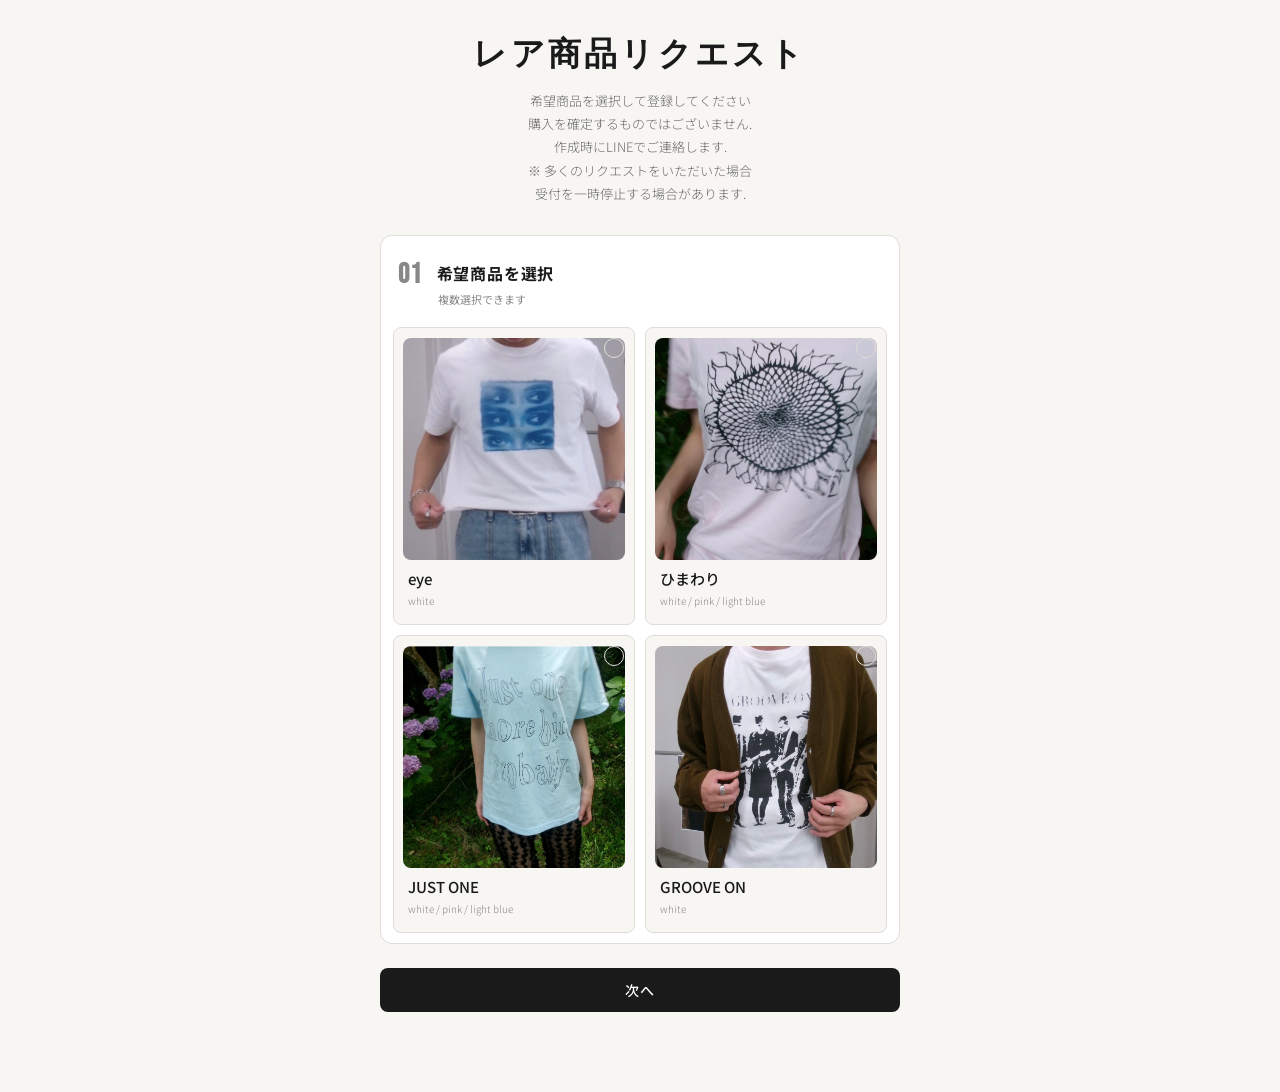
<file: index.html>
<!DOCTYPE html>
<html lang="ja">
<head>
  <meta charset="UTF-8">
  <meta name="viewport" content="width=device-width, initial-scale=1.0">
  <title>レアアイテム購入希望登録</title>
  <link rel="stylesheet" href="style.css">
</head>
<body>

  <div class="container">
    <header class="header">
      <h1 class="header__title">レア商品リクエスト</h1>
      <p class="header__desc">希望商品を選択して登録してください<br>購入を確定するものではございません.<br>作成時にLINEでご連絡します.<br>※ 多くのリクエストをいただいた場合<br>受付を一時停止する場合があります.</p>
    </header>

    <form id="wishForm">

      <input type="hidden" id="lineUserId">
      <input type="hidden" id="lineDisplayName">

      <!-- =============================================
           STEP 1: 商品選択
           商品を追加・変更する場合はここを編集
      ============================================= -->
      <div class="step" id="step1">
        <h2 class="step__title"><span class="step__num">01</span>希望商品を選択</h2>
        <p class="step__note">複数選択できます</p>
        <div class="product-grid">

          <!-- 商品カード：商品名・色はここで変更 -->
          <label class="product-card" data-product="eye">
            <input type="checkbox" name="product" value="eye">
            <div class="product-card__inner">
              <div class="product-card__check">✓</div>
              <!-- eyeの商品画像 -->
              <img src="Eye.jpg" alt="eye" class="product-card__img">
              <p class="product-card__name">eye</p>
              <!-- eyeの色：白 -->
              <p class="product-card__colors">white</p>
            </div>
          </label>

          <label class="product-card" data-product="himawari">
            <input type="checkbox" name="product" value="himawari">
            <div class="product-card__inner">
              <div class="product-card__check">✓</div>
              <!-- ひまわりの商品画像 -->
              <img src="Himawari.jpg" alt="ひまわり" class="product-card__img">
              <p class="product-card__name">ひまわり</p>
              <!-- ひまわりの色：白・ピンク・水色 -->
              <p class="product-card__colors">white / pink / light blue</p>
            </div>
          </label>

          <label class="product-card" data-product="justone">
            <input type="checkbox" name="product" value="justone">
            <div class="product-card__inner">
              <div class="product-card__check">✓</div>
              <!-- JUST ONEの商品画像 -->
              <img src="JustOne.jpg" alt="JUST ONE" class="product-card__img">
              <p class="product-card__name">JUST ONE</p>
              <!-- JUST ONEの色：白・ピンク・水色 -->
              <p class="product-card__colors">white / pink / light blue</p>
            </div>
          </label>

          <label class="product-card" data-product="grooveon">
            <input type="checkbox" name="product" value="grooveon">
            <div class="product-card__inner">
              <div class="product-card__check">✓</div>
              <!-- GROOVE ONの商品画像 -->
              <img src="GrooveOn.jpg" alt="GROOVE ON" class="product-card__img">
              <p class="product-card__name">GROOVE ON</p>
              <!-- GROOVE ONの色：白 -->
              <p class="product-card__colors">white</p>
            </div>
          </label>

        </div>
      </div>

      <!-- =============================================
           STEP 2: 各商品の詳細選択
           JSで動的に生成されます
      ============================================= -->
      <div class="step" id="step2" style="display:none;">
        <h2 class="step__title"><span class="step__num">02</span>色・サイズ・希望度を選択</h2>
        <div id="productDetails"></div>
      </div>

      <!-- =============================================
           STEP 3: 確認画面
      ============================================= -->
      <div class="step" id="step3" style="display:none;">
        <h2 class="step__title">
          <span class="step__num">03</span>
          内容を確認して送信
        </h2>
        <div id="confirmDetails"></div>
        <div class="input-group"></div>
      </div>

      <!-- ナビゲーションボタン -->
      <div class="nav-buttons">
        <button type="button" class="btn btn--back" id="backBtn" style="display:none;">戻る</button>
        <button type="button" class="btn btn--next" id="nextBtn">次へ</button>
        <button type="submit" class="btn btn--submit" id="submitBtn" style="display:none;">登録する</button>
      </div>

    </form>

    <!-- 送信完了画面 -->
    <div class="complete" id="completeView" style="display:none;">
      <h2 class="complete__title">登録完了</h2>
      <p class="complete__text">作成時にLINEでご連絡します。<br>お楽しみに！</p>
      <button class="btn btn--next" onclick="location.reload()">TOPに戻る</button>
    </div>

  </div>

  <script src="https://static.line-scdn.net/liff/edge/2/sdk.js"></script>
  <script src="script.js"></script>
</body>
</html>
</file>
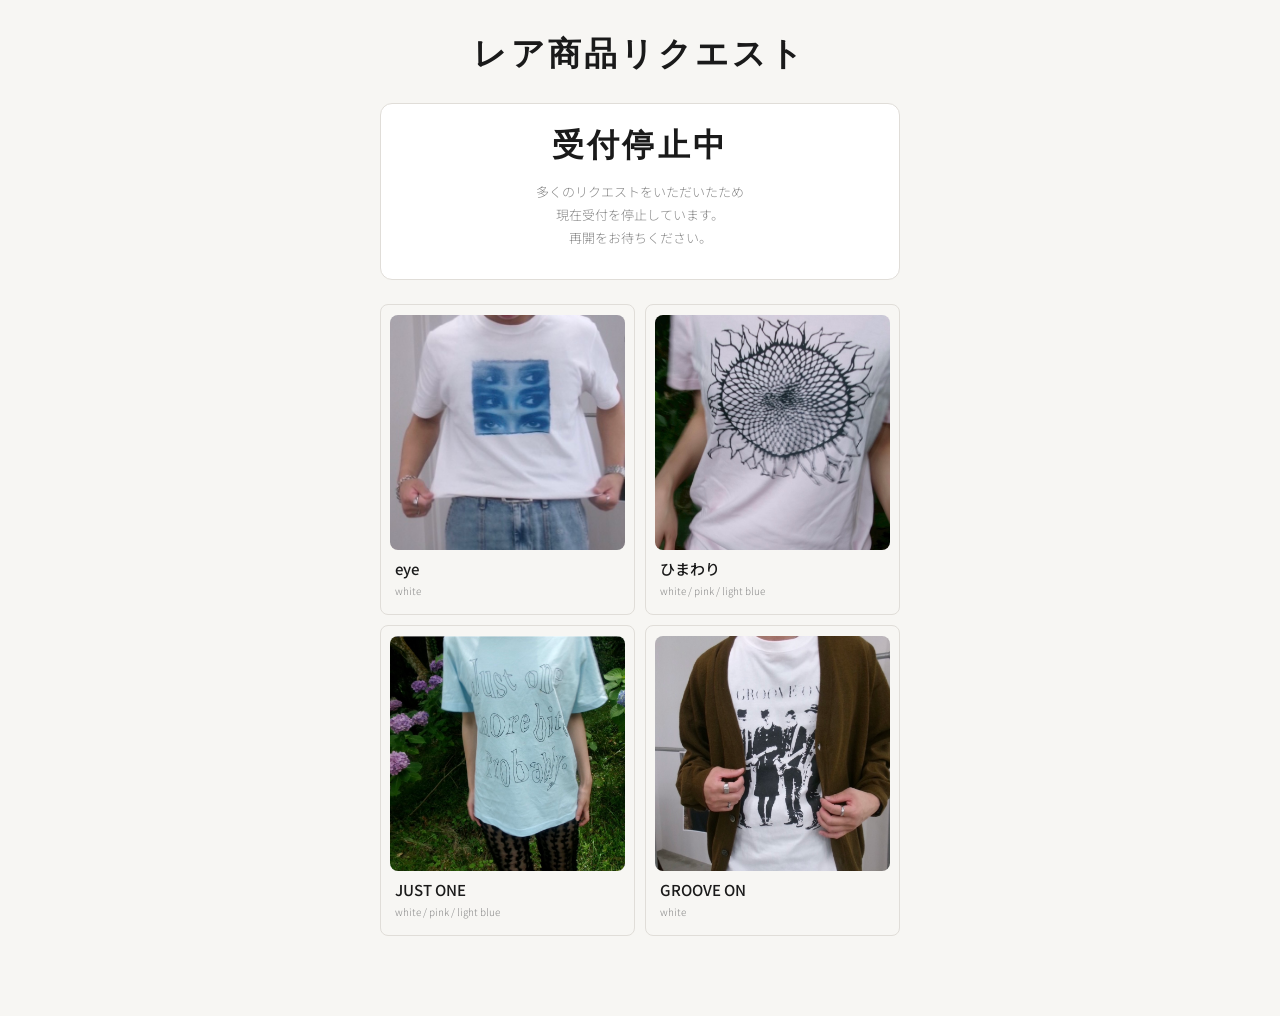
<file: stopped.html>
<!DOCTYPE html>
<html lang="ja">
<head>
  <meta charset="UTF-8">
  <meta name="viewport" content="width=device-width, initial-scale=1.0">
  <title>受付停止中 - レア商品リクエスト</title>
  <link rel="stylesheet" href="style.css">
</head>
<body>

  <div class="container">
    <header class="header">
      <h1 class="header__title">レア商品リクエスト</h1>
    </header>

    <div class="complete" style="padding: 20px 12px 5px 12px;">
      <h2 class="complete__title">受付停止中</h2>
      <p class="complete__text">多くのリクエストをいただいたため<br>現在受付を停止しています。<br>再開をお待ちください。</p>
    </div>

    <div class="product-grid" style="margin-top: 24px;">
      <div class="product-card__inner">
        <img src="Eye.jpg" alt="eye" class="product-card__img">
        <p class="product-card__name">eye</p>
        <p class="product-card__colors">white</p>
      </div>
      <div class="product-card__inner">
        <img src="Himawari.jpg" alt="ひまわり" class="product-card__img">
        <p class="product-card__name">ひまわり</p>
        <p class="product-card__colors">white / pink / light blue</p>
      </div>
      <div class="product-card__inner">
        <img src="JustOne.jpg" alt="JUST ONE" class="product-card__img">
        <p class="product-card__name">JUST ONE</p>
        <p class="product-card__colors">white / pink / light blue</p>
      </div>
      <div class="product-card__inner">
        <img src="GrooveOn.jpg" alt="GROOVE ON" class="product-card__img">
        <p class="product-card__name">GROOVE ON</p>
        <p class="product-card__colors">white</p>
      </div>
    </div>

  </div>

</body>
</html>
</file>
<file: style.css>
@import url('https://fonts.googleapis.com/css2?family=Bebas+Neue&family=Noto+Sans+JP:wght@300;400;500&display=swap');

/* =============================================
   CSS変数：色・フォントはここで一括管理
============================================= */
:root {
  --color-bg: #f7f6f3;
  --color-surface: #ffffff;
  --color-accent: #1a1a1a;
  --color-accent-light: #333;
  --color-muted: #888;
  --color-border: #e0ddd8;
  --color-selected: #1a1a1a;
  --color-selected-text: #ffffff;
  --color-error: #c0392b;
  --font-display: 'Bebas Neue', sans-serif;
  --font-body: 'Noto Sans JP', sans-serif;
  --radius: 12px;
  --radius-sm: 8px;
}

* {
  box-sizing: border-box;
  margin: 0;
  padding: 0;
}

body {
  background-color: var(--color-bg);
  font-family: var(--font-body);
  color: var(--color-accent);
  min-height: 100vh;
  padding: 40px 16px 80px;
}

/* =============================================
   コンテナ
============================================= */
.container {
  max-width: 520px;
  margin: 0 auto;
}

/* =============================================
   ヘッダー
============================================= */
.header {
  text-align: center;
  margin-bottom: 30px;
}

.header__sub {
  font-family: var(--font-display);
  font-size: 13px;
  letter-spacing: 0.3em;
  color: var(--color-muted);
  margin-bottom: 8px;
}

.header__title {
  font-family: var(--font-display);
  font-size: 32.5px;
  letter-spacing: 0.1em;
  line-height: 1;
  margin-bottom: 16px;
}

.header__desc {
  font-size: 13px;
  color: rgba(80, 80, 80, 0.835);
  line-height: 1.8;
  font-weight: 300;
}

/* =============================================
   ステップ
============================================= */
.step {
  background: var(--color-surface);
  border-radius: var(--radius);
  padding: 21px 12px 10px 12px;
  margin-bottom: 16px;
  border: 1px solid var(--color-border);
}

.step__title {
  font-size: 16px;
  font-weight: 700;
  letter-spacing: 0.05em;
  margin-bottom: 2px;
  margin-left: 5px;
  display: flex;
  align-items: center;
  gap: 15px;
}

.step__num {
  font-family: var(--font-display);
  font-size: 28px;
  line-height: 1;
  color: var(--color-muted);
  padding-top: 4px; /* 数値を調整して合わせる */
}

.step__note {
  font-size: 11px;
  color: var(--color-muted);
  margin-bottom: 20px;
  margin-left: 45px;
}

/* =============================================
   商品グリッド
============================================= */
.product-grid {
  display: grid;
  grid-template-columns: 1fr 1fr;
  gap: 10px;
}

.product-card {
  cursor: pointer;
  display: block;
}

.product-card input[type="checkbox"] {
  display: none;
}

.product-card__inner {
  border: 1.5px solid var(--color-border);
  border-radius: var(--radius-sm);
  padding: 16px 14px;
  position: relative;
  transition: all 0.2s ease;
  background: var(--color-bg);
}

.product-card__check {
  position: absolute;
  top: 10px;
  right: 10px;
  width: 20px;
  height: 20px;
  border-radius: 50%;
  border: 1.5px solid var(--color-border);
  display: flex;
  align-items: center;
  justify-content: center;
  font-size: 10px;
  color: transparent;
  transition: all 0.2s ease;
}

/* 商品カード画像 */
.product-card__img {
  width: calc(100% + 10px); /* paddingの分だけ広げる */
  margin-left: -5px; /* product-card__innerのpaddingと合わせる */
  margin-top: -6px; /* 上の隙間を埋める */
  border-radius: var(--radius-sm); /* 上だけ角丸 */
  aspect-ratio: 1 / 1;
  object-fit: cover;
  display: block;
  margin-bottom: 8px;
}

.product-card input:checked ~ .product-card__inner {
  border-color: var(--color-selected);
  background: var(--color-selected);
}

.product-card input:checked ~ .product-card__inner .product-card__name {
  color: var(--color-selected-text);
}

.product-card input:checked ~ .product-card__inner .product-card__colors {
  color: rgba(255,255,255,0.6);
}

.product-card input:checked ~ .product-card__inner .product-card__check {
  background: white;
  border-color: white;
  color: var(--color-selected);
}

.product-card__name {
  font-size: 15px;
  font-weight: 500;
  margin-bottom: 4px;
  transition: color 0.2s;
}

.product-card__colors {
  font-size: 10px;
  color: var(--color-muted);
  font-weight: 300;
  transition: color 0.2s;
}

/* =============================================
   商品詳細（STEP2）
============================================= */
.product-detail {
  margin-bottom: 40px;
}

.product-detail:last-child {
  margin-bottom: 0;
}

.product-detail__name {
  font-family: var(--font-display);
  font-size: 22px;
  letter-spacing: 0.05em;
  margin-top: 15px;
  margin-bottom: 10px;
  margin-left: 5px;
}

.detail-label {
  font-size: 13px;
  font-weight: 500;
  letter-spacing: 0.05em;
  margin-bottom: 13px;
  margin-left: 2px;
  text-transform: uppercase;
  background:rgba(215, 198, 188, 0);
  color: rgb(0, 0, 0);
}

.detail-section {
  margin-bottom: 6px;
  padding: 11px;
  background: var(--color-surface);
  border-radius: var(--radius-sm);
  border: 1px solid var(--color-border);
}

.detail-section--size {
  padding-bottom: 10px 10px 1px 10px; /* サイズの島だけ下のpaddingを小さく */
}

.detail-section:first-of-type {
  border-radius: var(--radius-sm);
}

.detail-section:last-of-type {
  border-radius: var(--radius-sm);
  margin-bottom: 0;
}

.detail-section:last-child {
  margin-bottom: 0;
}

/* サイズグループ */
.size-group {
  margin-bottom: 10px;
}

.size-group__label {
  font-size: 11px;
  font-weight: 1000;
  letter-spacing: 0.1em;
  color: #717171; /* 文字色を白に */
  text-transform: uppercase;
  margin-bottom: 1px;
  display: inline-block;
  padding: 2px 5px;
  border-radius: 3px; /* 角を少し丸める（完全な四角にするなら0px） */
  background-color: #efefef85; /* 背景色 */
}

.size-group-divider {
  border: none;
  border-top: 1px solid var(--color-border);
  margin-top: 19px ;
  margin-bottom: 13px;
}

.option-group--size-row {
  display: flex;
  flex-wrap: wrap;
  gap: 8px;
  margin-bottom: -10px;
}

/* サイズグループヘッダー */
.size-group__header {
  display: flex;
  align-items: center;
  gap: 8px;
  margin-bottom: 16px;
}

/* ？ボタン */
.size-group__info-btn {
  width: 15px;
  height: 15px;
  border-radius: 50%;
  border: 1.8px solid #a9a9a9;
  background: transparent;
  color: #a9a9a9;
  font-size: 11px;
  cursor: pointer;
  display: flex;
  align-items: center;
  justify-content: center;
  padding: 0;
  font-weight: bold;
}

/* 情報エリア */
.size-group__info {
  background: var(--color-bg);
  border-radius: var(--radius-sm);
  padding: 12px;
  margin-bottom: 10px;
  border: 1px solid var(--color-border);
}

.size-group__info-img {
  width: 100%;
  border-radius: var(--radius-sm);
}

/* =============================================
   選択ボタン（色・サイズ・温度感共通）
============================================= */
.option-group {
  display: flex;
  flex-wrap: wrap;
  gap: 9px;
}

.option-btn {
  display: none;
}

.option-btn + label {
  display: inline-flex;
  align-items: center;
  justify-content: center;
  padding: 3.5px 11px;
  color:rgba(90, 84, 78, 0.858);
  border: 1.4px solid rgba(90, 84, 78, 0.195);
  border-radius: 15px;
  font-size: 12px;
  font-family: var(--font-body);
  cursor: pointer;
  transition: all 0.2s ease;
  background-color: rgba(234, 233, 232, 0.194);
  white-space: nowrap;
}

.option-btn:checked + label {
  background: rgb(66, 66, 66);
  border-color: rgba(66, 66, 66, 0.858);
  color: var(--color-selected-text);
}

/* =============================================
   確認画面（STEP3）
============================================= */

.confirm-item {
  padding: 12px 0px 12px 45px ;
  border-bottom: 1px solid var(--color-border);
}

.confirm-item:last-child {
  border-bottom: none;
}

.confirm-item__name {
  font-weight: 500;
  font-size: 14px;
  margin-bottom: 6px;
}

.confirm-item__detail {
  display: flex;
  gap: 12px;
  font-size: 12px;
  color: var(--color-muted);
}

/* =============================================
   ナビゲーションボタン
============================================= */
.nav-buttons {
  display: flex;
  gap: 10px;
  margin-top: 24px;
}

.btn {
  flex: 1;
  padding: 12px;
  border: none;
  border-radius: var(--radius-sm);
  font-size: 14px;
  font-family: var(--font-body);
  font-weight: 500;
  cursor: pointer;
  letter-spacing: 0.05em;
  transition: all 0.2s ease;
}

.btn--next,
.btn--submit {
  background: var(--color-selected);
  color: white;
}

.btn--next:active,
.btn--submit:active {
  opacity: 0.8;
}

.btn--back {
  background: transparent;
  border: 1.5px solid var(--color-border);
  color: var(--color-accent-light);
}

/* =============================================
   完了画面
============================================= */
.complete {
  text-align: center;
  padding: 60px 24px;
  background: var(--color-surface);
  border-radius: var(--radius);
  border: 1px solid var(--color-border);
}


.complete__title {
  font-family: var(--font-display);
  font-size: 32px;
  letter-spacing: 0.1em;
  margin-bottom: 12px;
}

.complete__text {
  font-size: 13px;
  color: var(--color-muted);
  line-height: 1.8;
  margin-bottom: 24px;
  font-weight: 300;
}

/* =============================================
   デバッグ表示（開発中のみ）
   本番時は削除またはdisplay:noneに
============================================= */
.debug {
  margin-top: 32px;
  text-align: left;
  background: #f0f0f0;
  border-radius: var(--radius-sm);
  padding: 16px;
  font-size: 12px;
  line-height: 1.8;
  color: #333;
  white-space: pre-wrap;
  word-break: break-all;
}
</file>
